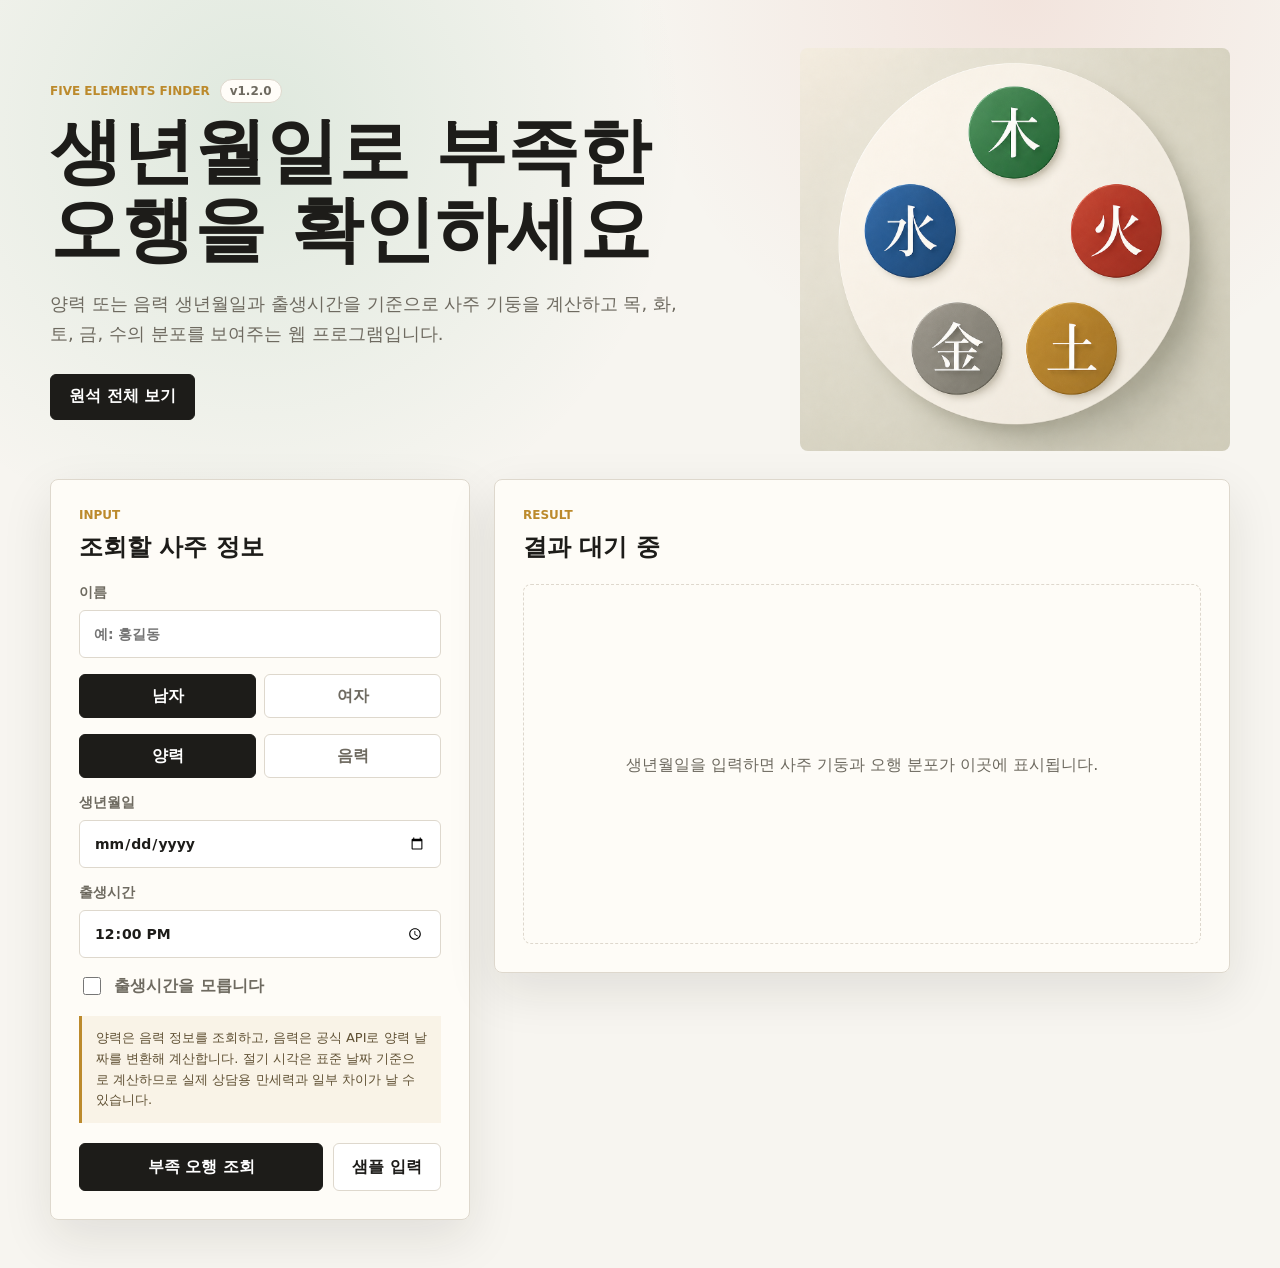
<file: index.html>
﻿<!doctype html>
<html lang="ko">
  <head>
    <meta charset="utf-8">
    <meta name="viewport" content="width=device-width, initial-scale=1">
    <meta http-equiv="refresh" content="0; url=./saju-five-elements/">
    <title>오행 사주 계산기</title>
    <script>
      window.location.replace("./saju-five-elements/");
    </script>
  </head>
  <body>
    <p><a href="./saju-five-elements/">오행 사주 계산기로 이동</a></p>
  </body>
</html>
</file>
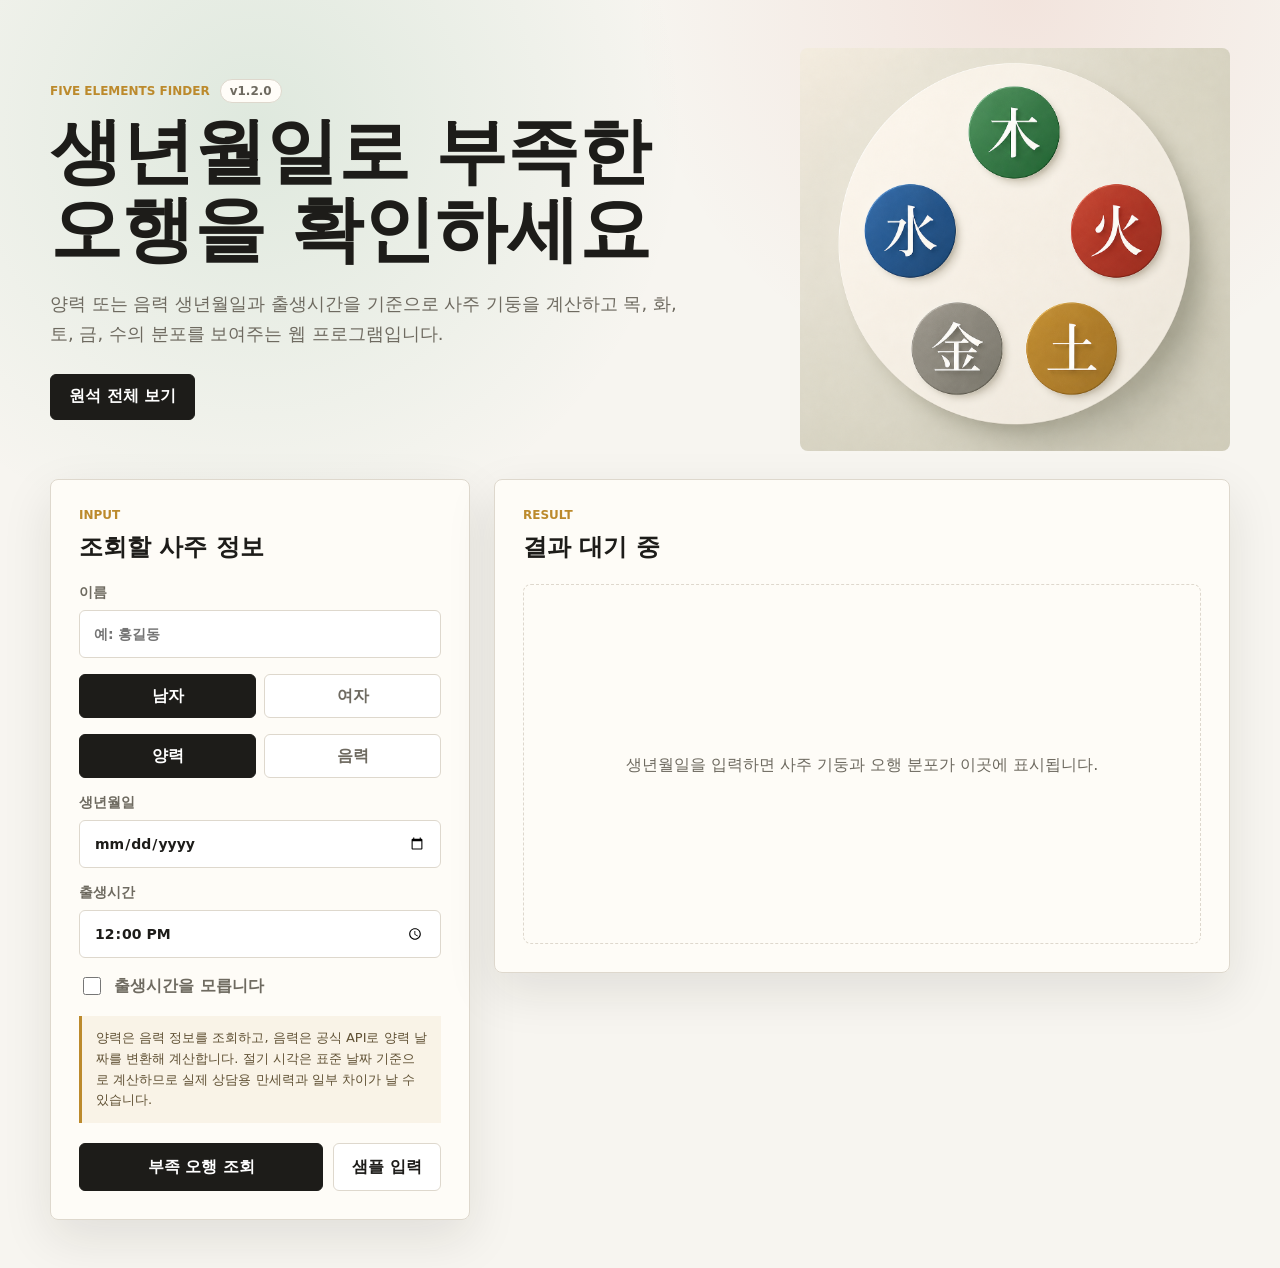
<file: saju-five-elements/index.html>
﻿<!doctype html>
<html lang="ko">
  <head>
    <meta charset="utf-8">
    <meta name="viewport" content="width=device-width, initial-scale=1">
    <title>오행 사주 계산기</title>
    <link rel="stylesheet" href="./styles.css">
  </head>
  <body>
    <main class="app-shell">
      <section class="intro">
        <div class="intro-copy">
          <div class="intro-meta">
            <p class="eyebrow">Five Elements Finder</p>
            <span class="app-version">v1.2.0</span>
          </div>
          <h1>생년월일로 부족한 오행을 확인하세요</h1>
          <p class="lede">
            양력 또는 음력 생년월일과 출생시간을 기준으로 사주 기둥을 계산하고 목, 화, 토, 금, 수의 분포를 보여주는 웹 프로그램입니다.
          </p>
          <div class="intro-actions">
            <a class="primary-link" href="./stones.html">원석 전체 보기</a>
          </div>
        </div>
        <div class="element-wheel" aria-hidden="true">
          <img class="element-wheel-image" src="./assets/sajumain.png" alt="">
        </div>
      </section>

      <section class="workspace">
        <form class="panel input-panel" id="saju-form">
          <div class="panel-head">
            <p class="eyebrow">Input</p>
            <h2>조회할 사주 정보</h2>
          </div>

          <label class="field">
            <span>이름</span>
            <input id="name" type="text" placeholder="예: 홍길동" autocomplete="name">
          </label>

          <div class="segmented" role="radiogroup" aria-label="성별">
            <label>
              <input type="radio" name="gender" value="male" checked>
              <span>남자</span>
            </label>
            <label>
              <input type="radio" name="gender" value="female">
              <span>여자</span>
            </label>
          </div>

          <div class="segmented" role="radiogroup" aria-label="달력 선택">
            <label>
              <input type="radio" name="calendar-type" value="solar" checked>
              <span>양력</span>
            </label>
            <label>
              <input type="radio" name="calendar-type" value="lunar">
              <span>음력</span>
            </label>
          </div>

          <label class="field">
            <span>생년월일</span>
            <input id="birth-date" type="date" required>
          </label>

          <label class="check-field hidden" id="lunar-leap-row">
            <input id="lunar-leap" type="checkbox">
            <span>음력 윤달입니다</span>
          </label>

          <label class="field">
            <span>출생시간</span>
            <input id="birth-time" type="time" value="12:00">
          </label>

          <label class="check-field">
            <input id="unknown-time" type="checkbox">
            <span>출생시간을 모릅니다</span>
          </label>

          <div class="notice">
            양력은 음력 정보를 조회하고, 음력은 공식 API로 양력 날짜를 변환해 계산합니다. 절기 시각은 표준 날짜 기준으로 계산하므로 실제 상담용 만세력과 일부 차이가 날 수 있습니다.
          </div>

          <div class="actions">
            <button class="primary-button" type="submit">부족 오행 조회</button>
            <button class="ghost-button" type="button" id="sample-button">샘플 입력</button>
          </div>
        </form>

        <section class="panel result-panel" aria-live="polite">
          <div class="panel-head">
            <p class="eyebrow">Result</p>
            <h2 id="result-title">결과 대기 중</h2>
          </div>

          <div class="empty-state" id="empty-state">
            생년월일을 입력하면 사주 기둥과 오행 분포가 이곳에 표시됩니다.
          </div>

          <div class="result-content hidden" id="result-content">
            <div class="pillars" id="pillars"></div>

            <section class="calendar-section" id="calendar-section">
              <div class="reading-head">
                <p class="label">공식 음양력 정보</p>
                <h3>한국천문연구원 기준 날짜 보정</h3>
              </div>
              <div class="calendar-grid" id="calendar-grid"></div>
              <p class="calendar-note" id="calendar-note"></p>
            </section>
            <div class="summary">
              <h3>오행 분포</h3>
              <div class="bars" id="element-bars"></div>
            </div>

            <div class="recommendation">
              <p class="label">부족 오행</p>
              <h3 id="deficient-title"></h3>
              <p id="deficient-copy"></p>
            </div>
            <section class="luck-section current-year-section">
              <div class="reading-head">
                <p class="label">올해 운세</p>
                <h3 id="current-year-title">현재 년도 운세</h3>
              </div>
              <div class="luck-grid" id="current-year-luck-cards"></div>
            </section>

            <section class="advanced-report">
              <div class="reading-head">
                <p class="label">상세 만세력 리포트</p>
                <h3>십성 · 12운성 · 대운 · 세운 · 월운</h3>
              </div>
              <div id="advanced-report"></div>
            </section>
            <article class="detailed-reading">
              <div class="reading-head">
                <p class="label">사주 상세 해설</p>
                <h3>입력한 생년월일 기준 해석</h3>
              </div>
              <div class="reading-body" id="detailed-reading"></div>
            </article>


            <section class="stone-section">
              <div class="reading-head">
                <p class="label">천연석 추천</p>
                <h3>부족한 기운을 보완하는 추천석</h3>
              </div>
              <div class="stone-grid" id="stone-cards"></div>
            </section>

          </div>
        </section>
      </section>
    </main>

    <script src="./app.js"></script>
  </body>
</html>
</file>
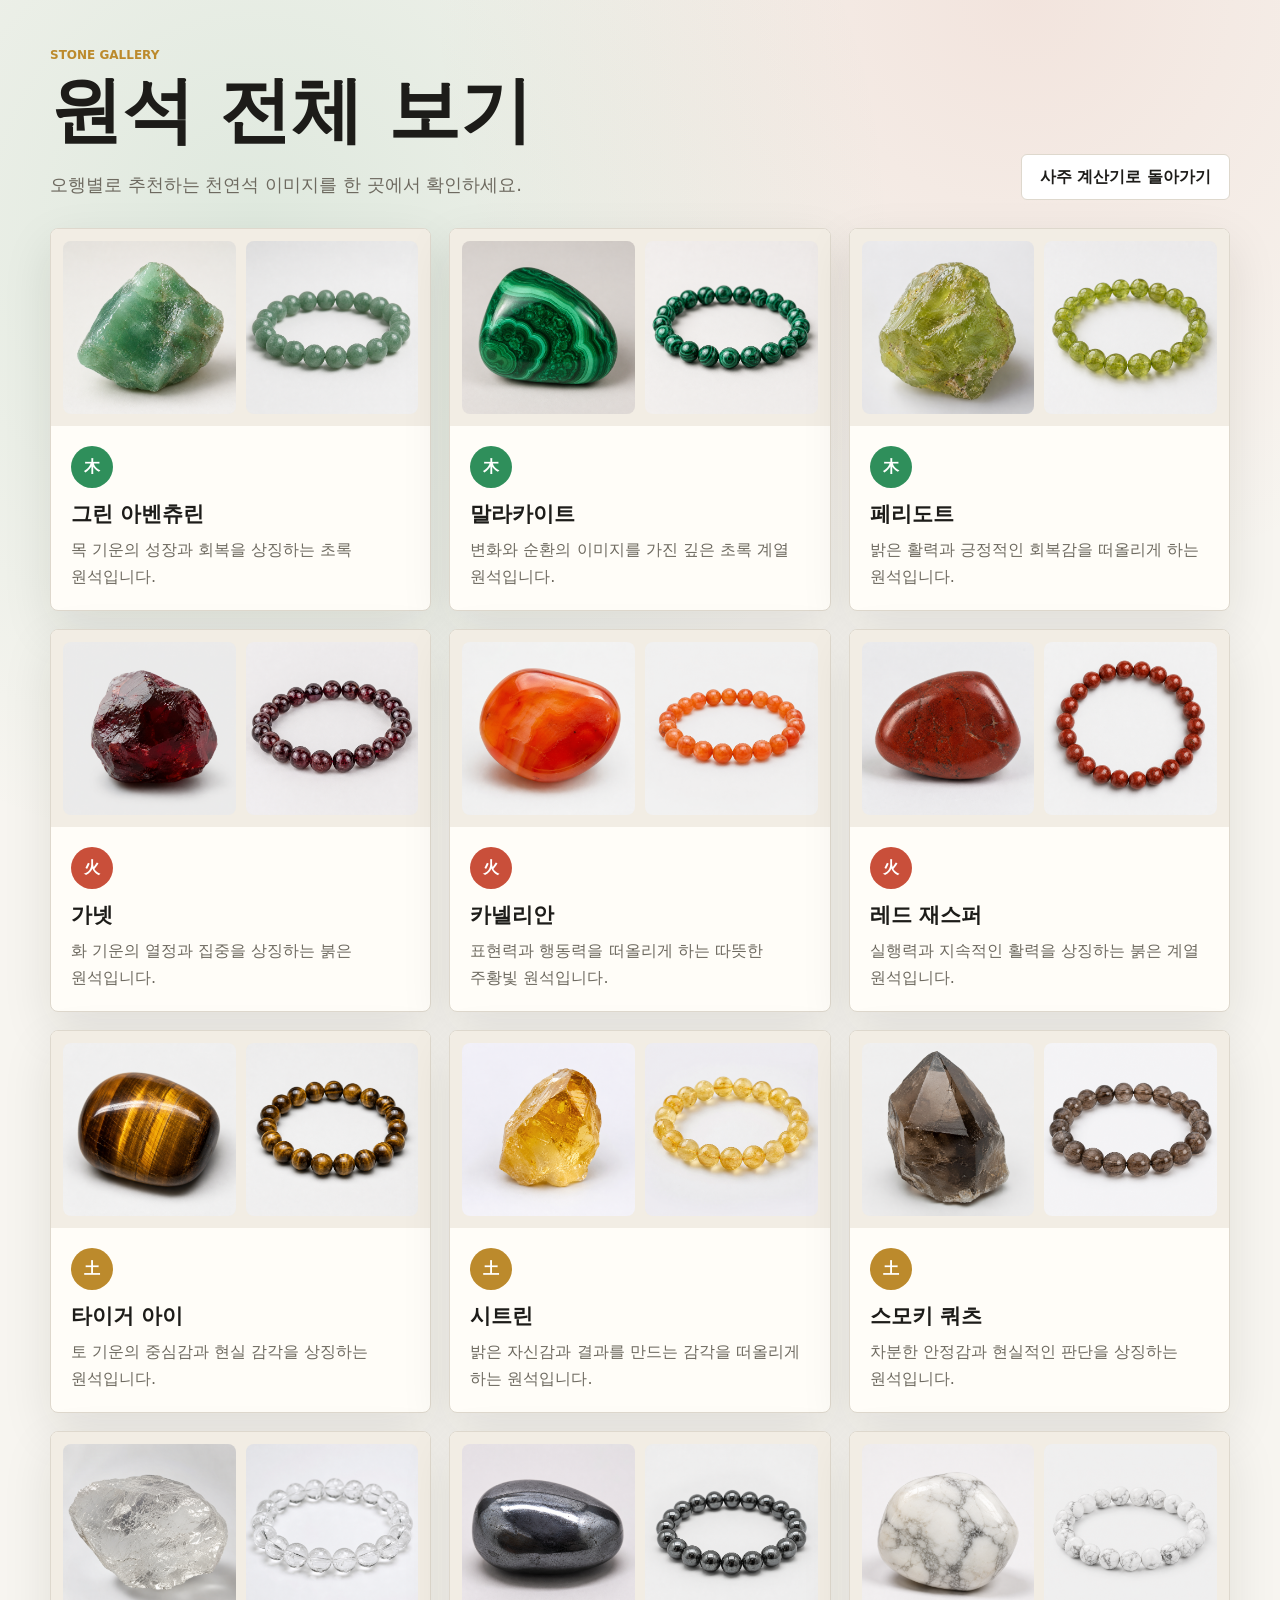
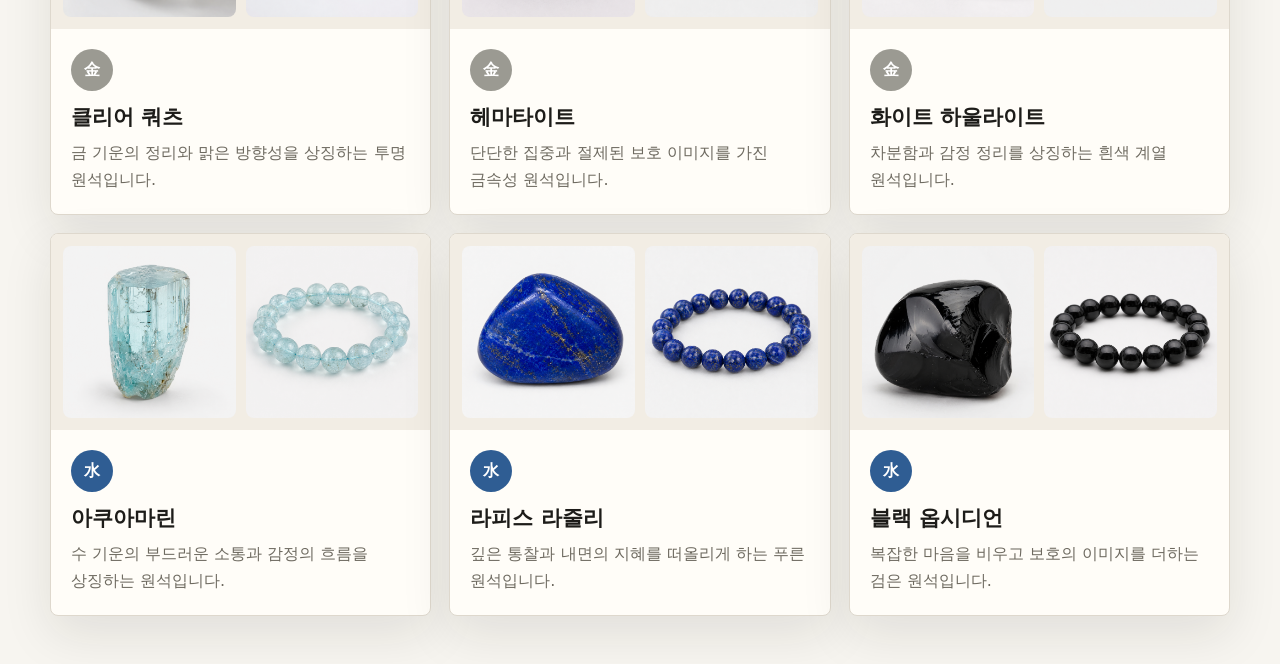
<file: saju-five-elements/stones.html>
﻿<!doctype html>
<html lang="ko">
  <head>
    <meta charset="utf-8">
    <meta name="viewport" content="width=device-width, initial-scale=1">
    <title>원석 전체 보기</title>
    <link rel="stylesheet" href="./styles.css">
  </head>
  <body>
    <main class="app-shell">
      <section class="stones-hero">
        <div>
          <p class="eyebrow">Stone Gallery</p>
          <h1>원석 전체 보기</h1>
          <p class="lede">오행별로 추천하는 천연석 이미지를 한 곳에서 확인하세요.</p>
        </div>
        <a class="ghost-link" href="./index.html">사주 계산기로 돌아가기</a>
      </section>

      <section class="stones-gallery all-stones-gallery" aria-label="원석 전체 이미지 목록">
        <article class="gallery-card wood"><div class="gallery-media"><a class="stone-buy-link" href="https://smartstore.naver.com/diachae?NaPm=ct%3Dmpo5j9bu%7Cci%3Dcheckout%7Ctr%3Dds%7Ctrx%3Dnull%7Chk%3Db00418db51d707d34d9320c483da8a52aeaaad8c" target="_blank" rel="noopener noreferrer"><img src="./assets/stone-gallery/GreenAventurine.png" alt="그린 아벤츄린 원석 이미지"></a><a class="stone-buy-link" href="https://smartstore.naver.com/diachae?NaPm=ct%3Dmpo5j9bu%7Cci%3Dcheckout%7Ctr%3Dds%7Ctrx%3Dnull%7Chk%3Db00418db51d707d34d9320c483da8a52aeaaad8c" target="_blank" rel="noopener noreferrer"><img src="./assets/bracelet-gallery/GreenAventurine_bra.png" alt="그린 아벤츄린 원석 이미지 팔찌"></a></div><div><span>木</span><h2>그린 아벤츄린</h2><p>목 기운의 성장과 회복을 상징하는 초록 원석입니다.</p></div></article>
        <article class="gallery-card wood"><div class="gallery-media"><a class="stone-buy-link" href="https://smartstore.naver.com/diachae?NaPm=ct%3Dmpo5j9bu%7Cci%3Dcheckout%7Ctr%3Dds%7Ctrx%3Dnull%7Chk%3Db00418db51d707d34d9320c483da8a52aeaaad8c" target="_blank" rel="noopener noreferrer"><img src="./assets/stone-gallery/Malachite.png" alt="말라카이트 원석 이미지"></a><a class="stone-buy-link" href="https://smartstore.naver.com/diachae?NaPm=ct%3Dmpo5j9bu%7Cci%3Dcheckout%7Ctr%3Dds%7Ctrx%3Dnull%7Chk%3Db00418db51d707d34d9320c483da8a52aeaaad8c" target="_blank" rel="noopener noreferrer"><img src="./assets/bracelet-gallery/Malachite_bra.png" alt="말라카이트 원석 이미지 팔찌"></a></div><div><span>木</span><h2>말라카이트</h2><p>변화와 순환의 이미지를 가진 깊은 초록 계열 원석입니다.</p></div></article>
        <article class="gallery-card wood"><div class="gallery-media"><a class="stone-buy-link" href="https://smartstore.naver.com/diachae?NaPm=ct%3Dmpo5j9bu%7Cci%3Dcheckout%7Ctr%3Dds%7Ctrx%3Dnull%7Chk%3Db00418db51d707d34d9320c483da8a52aeaaad8c" target="_blank" rel="noopener noreferrer"><img src="./assets/stone-gallery/Peridot.png" alt="페리도트 원석 이미지"></a><a class="stone-buy-link" href="https://smartstore.naver.com/diachae?NaPm=ct%3Dmpo5j9bu%7Cci%3Dcheckout%7Ctr%3Dds%7Ctrx%3Dnull%7Chk%3Db00418db51d707d34d9320c483da8a52aeaaad8c" target="_blank" rel="noopener noreferrer"><img src="./assets/bracelet-gallery/Peridot_bra.png" alt="페리도트 원석 이미지 팔찌"></a></div><div><span>木</span><h2>페리도트</h2><p>밝은 활력과 긍정적인 회복감을 떠올리게 하는 원석입니다.</p></div></article>

        <article class="gallery-card fire"><div class="gallery-media"><a class="stone-buy-link" href="https://smartstore.naver.com/diachae?NaPm=ct%3Dmpo5j9bu%7Cci%3Dcheckout%7Ctr%3Dds%7Ctrx%3Dnull%7Chk%3Db00418db51d707d34d9320c483da8a52aeaaad8c" target="_blank" rel="noopener noreferrer"><img src="./assets/stone-gallery/Garnet.png" alt="가넷 원석 이미지"></a><a class="stone-buy-link" href="https://smartstore.naver.com/diachae?NaPm=ct%3Dmpo5j9bu%7Cci%3Dcheckout%7Ctr%3Dds%7Ctrx%3Dnull%7Chk%3Db00418db51d707d34d9320c483da8a52aeaaad8c" target="_blank" rel="noopener noreferrer"><img src="./assets/bracelet-gallery/Garnet_bra.png" alt="가넷 원석 이미지 팔찌"></a></div><div><span>火</span><h2>가넷</h2><p>화 기운의 열정과 집중을 상징하는 붉은 원석입니다.</p></div></article>
        <article class="gallery-card fire"><div class="gallery-media"><a class="stone-buy-link" href="https://smartstore.naver.com/diachae?NaPm=ct%3Dmpo5j9bu%7Cci%3Dcheckout%7Ctr%3Dds%7Ctrx%3Dnull%7Chk%3Db00418db51d707d34d9320c483da8a52aeaaad8c" target="_blank" rel="noopener noreferrer"><img src="./assets/stone-gallery/Carnelian.png" alt="카넬리안 원석 이미지"></a><a class="stone-buy-link" href="https://smartstore.naver.com/diachae?NaPm=ct%3Dmpo5j9bu%7Cci%3Dcheckout%7Ctr%3Dds%7Ctrx%3Dnull%7Chk%3Db00418db51d707d34d9320c483da8a52aeaaad8c" target="_blank" rel="noopener noreferrer"><img src="./assets/bracelet-gallery/Carnelian_bra.png" alt="카넬리안 원석 이미지 팔찌"></a></div><div><span>火</span><h2>카넬리안</h2><p>표현력과 행동력을 떠올리게 하는 따뜻한 주황빛 원석입니다.</p></div></article>
        <article class="gallery-card fire"><div class="gallery-media"><a class="stone-buy-link" href="https://smartstore.naver.com/diachae?NaPm=ct%3Dmpo5j9bu%7Cci%3Dcheckout%7Ctr%3Dds%7Ctrx%3Dnull%7Chk%3Db00418db51d707d34d9320c483da8a52aeaaad8c" target="_blank" rel="noopener noreferrer"><img src="./assets/stone-gallery/RedJasper.png" alt="레드 재스퍼 원석 이미지"></a><a class="stone-buy-link" href="https://smartstore.naver.com/diachae?NaPm=ct%3Dmpo5j9bu%7Cci%3Dcheckout%7Ctr%3Dds%7Ctrx%3Dnull%7Chk%3Db00418db51d707d34d9320c483da8a52aeaaad8c" target="_blank" rel="noopener noreferrer"><img src="./assets/bracelet-gallery/RedJasper_bra.png" alt="레드 재스퍼 원석 이미지 팔찌"></a></div><div><span>火</span><h2>레드 재스퍼</h2><p>실행력과 지속적인 활력을 상징하는 붉은 계열 원석입니다.</p></div></article>

        <article class="gallery-card earth"><div class="gallery-media"><a class="stone-buy-link" href="https://smartstore.naver.com/diachae?NaPm=ct%3Dmpo5j9bu%7Cci%3Dcheckout%7Ctr%3Dds%7Ctrx%3Dnull%7Chk%3Db00418db51d707d34d9320c483da8a52aeaaad8c" target="_blank" rel="noopener noreferrer"><img src="./assets/stone-gallery/TigerEye.png" alt="타이거 아이 원석 이미지"></a><a class="stone-buy-link" href="https://smartstore.naver.com/diachae?NaPm=ct%3Dmpo5j9bu%7Cci%3Dcheckout%7Ctr%3Dds%7Ctrx%3Dnull%7Chk%3Db00418db51d707d34d9320c483da8a52aeaaad8c" target="_blank" rel="noopener noreferrer"><img src="./assets/bracelet-gallery/TigerEye_bra.png" alt="타이거 아이 원석 이미지 팔찌"></a></div><div><span>土</span><h2>타이거 아이</h2><p>토 기운의 중심감과 현실 감각을 상징하는 원석입니다.</p></div></article>
        <article class="gallery-card earth"><div class="gallery-media"><a class="stone-buy-link" href="https://smartstore.naver.com/diachae?NaPm=ct%3Dmpo5j9bu%7Cci%3Dcheckout%7Ctr%3Dds%7Ctrx%3Dnull%7Chk%3Db00418db51d707d34d9320c483da8a52aeaaad8c" target="_blank" rel="noopener noreferrer"><img src="./assets/stone-gallery/Citrine.png" alt="시트린 원석 이미지"></a><a class="stone-buy-link" href="https://smartstore.naver.com/diachae?NaPm=ct%3Dmpo5j9bu%7Cci%3Dcheckout%7Ctr%3Dds%7Ctrx%3Dnull%7Chk%3Db00418db51d707d34d9320c483da8a52aeaaad8c" target="_blank" rel="noopener noreferrer"><img src="./assets/bracelet-gallery/Citrine_bra.png" alt="시트린 원석 이미지 팔찌"></a></div><div><span>土</span><h2>시트린</h2><p>밝은 자신감과 결과를 만드는 감각을 떠올리게 하는 원석입니다.</p></div></article>
        <article class="gallery-card earth"><div class="gallery-media"><a class="stone-buy-link" href="https://smartstore.naver.com/diachae?NaPm=ct%3Dmpo5j9bu%7Cci%3Dcheckout%7Ctr%3Dds%7Ctrx%3Dnull%7Chk%3Db00418db51d707d34d9320c483da8a52aeaaad8c" target="_blank" rel="noopener noreferrer"><img src="./assets/stone-gallery/SmokyQuartz.png" alt="스모키 쿼츠 원석 이미지"></a><a class="stone-buy-link" href="https://smartstore.naver.com/diachae?NaPm=ct%3Dmpo5j9bu%7Cci%3Dcheckout%7Ctr%3Dds%7Ctrx%3Dnull%7Chk%3Db00418db51d707d34d9320c483da8a52aeaaad8c" target="_blank" rel="noopener noreferrer"><img src="./assets/bracelet-gallery/SmokyQuartz_bra.png" alt="스모키 쿼츠 원석 이미지 팔찌"></a></div><div><span>土</span><h2>스모키 쿼츠</h2><p>차분한 안정감과 현실적인 판단을 상징하는 원석입니다.</p></div></article>

        <article class="gallery-card metal"><div class="gallery-media"><a class="stone-buy-link" href="https://smartstore.naver.com/diachae?NaPm=ct%3Dmpo5j9bu%7Cci%3Dcheckout%7Ctr%3Dds%7Ctrx%3Dnull%7Chk%3Db00418db51d707d34d9320c483da8a52aeaaad8c" target="_blank" rel="noopener noreferrer"><img src="./assets/stone-gallery/ClearQuartz.png" alt="클리어 쿼츠 원석 이미지"></a><a class="stone-buy-link" href="https://smartstore.naver.com/diachae?NaPm=ct%3Dmpo5j9bu%7Cci%3Dcheckout%7Ctr%3Dds%7Ctrx%3Dnull%7Chk%3Db00418db51d707d34d9320c483da8a52aeaaad8c" target="_blank" rel="noopener noreferrer"><img src="./assets/bracelet-gallery/ClearQuartz_bra.png" alt="클리어 쿼츠 원석 이미지 팔찌"></a></div><div><span>金</span><h2>클리어 쿼츠</h2><p>금 기운의 정리와 맑은 방향성을 상징하는 투명 원석입니다.</p></div></article>
        <article class="gallery-card metal"><div class="gallery-media"><a class="stone-buy-link" href="https://smartstore.naver.com/diachae?NaPm=ct%3Dmpo5j9bu%7Cci%3Dcheckout%7Ctr%3Dds%7Ctrx%3Dnull%7Chk%3Db00418db51d707d34d9320c483da8a52aeaaad8c" target="_blank" rel="noopener noreferrer"><img src="./assets/stone-gallery/Hematite.png" alt="헤마타이트 원석 이미지"></a><a class="stone-buy-link" href="https://smartstore.naver.com/diachae?NaPm=ct%3Dmpo5j9bu%7Cci%3Dcheckout%7Ctr%3Dds%7Ctrx%3Dnull%7Chk%3Db00418db51d707d34d9320c483da8a52aeaaad8c" target="_blank" rel="noopener noreferrer"><img src="./assets/bracelet-gallery/Hematite_bra.png" alt="헤마타이트 원석 이미지 팔찌"></a></div><div><span>金</span><h2>헤마타이트</h2><p>단단한 집중과 절제된 보호 이미지를 가진 금속성 원석입니다.</p></div></article>
        <article class="gallery-card metal"><div class="gallery-media"><a class="stone-buy-link" href="https://smartstore.naver.com/diachae?NaPm=ct%3Dmpo5j9bu%7Cci%3Dcheckout%7Ctr%3Dds%7Ctrx%3Dnull%7Chk%3Db00418db51d707d34d9320c483da8a52aeaaad8c" target="_blank" rel="noopener noreferrer"><img src="./assets/stone-gallery/WhiteHowlite.png" alt="화이트 하울라이트 원석 이미지"></a><a class="stone-buy-link" href="https://smartstore.naver.com/diachae?NaPm=ct%3Dmpo5j9bu%7Cci%3Dcheckout%7Ctr%3Dds%7Ctrx%3Dnull%7Chk%3Db00418db51d707d34d9320c483da8a52aeaaad8c" target="_blank" rel="noopener noreferrer"><img src="./assets/bracelet-gallery/WhiteHowlite_bra.png" alt="화이트 하울라이트 원석 이미지 팔찌"></a></div><div><span>金</span><h2>화이트 하울라이트</h2><p>차분함과 감정 정리를 상징하는 흰색 계열 원석입니다.</p></div></article>

        <article class="gallery-card water"><div class="gallery-media"><a class="stone-buy-link" href="https://smartstore.naver.com/diachae?NaPm=ct%3Dmpo5j9bu%7Cci%3Dcheckout%7Ctr%3Dds%7Ctrx%3Dnull%7Chk%3Db00418db51d707d34d9320c483da8a52aeaaad8c" target="_blank" rel="noopener noreferrer"><img src="./assets/stone-gallery/Aquamarine.png" alt="아쿠아마린 원석 이미지"></a><a class="stone-buy-link" href="https://smartstore.naver.com/diachae?NaPm=ct%3Dmpo5j9bu%7Cci%3Dcheckout%7Ctr%3Dds%7Ctrx%3Dnull%7Chk%3Db00418db51d707d34d9320c483da8a52aeaaad8c" target="_blank" rel="noopener noreferrer"><img src="./assets/bracelet-gallery/Aquamarine_bra.png" alt="아쿠아마린 원석 이미지 팔찌"></a></div><div><span>水</span><h2>아쿠아마린</h2><p>수 기운의 부드러운 소통과 감정의 흐름을 상징하는 원석입니다.</p></div></article>
        <article class="gallery-card water"><div class="gallery-media"><a class="stone-buy-link" href="https://smartstore.naver.com/diachae?NaPm=ct%3Dmpo5j9bu%7Cci%3Dcheckout%7Ctr%3Dds%7Ctrx%3Dnull%7Chk%3Db00418db51d707d34d9320c483da8a52aeaaad8c" target="_blank" rel="noopener noreferrer"><img src="./assets/stone-gallery/LapisLazuli.png" alt="라피스 라줄리 원석 이미지"></a><a class="stone-buy-link" href="https://smartstore.naver.com/diachae?NaPm=ct%3Dmpo5j9bu%7Cci%3Dcheckout%7Ctr%3Dds%7Ctrx%3Dnull%7Chk%3Db00418db51d707d34d9320c483da8a52aeaaad8c" target="_blank" rel="noopener noreferrer"><img src="./assets/bracelet-gallery/LapisLazuli_bra.png" alt="라피스 라줄리 원석 이미지 팔찌"></a></div><div><span>水</span><h2>라피스 라줄리</h2><p>깊은 통찰과 내면의 지혜를 떠올리게 하는 푸른 원석입니다.</p></div></article>
        <article class="gallery-card water"><div class="gallery-media"><a class="stone-buy-link" href="https://smartstore.naver.com/diachae?NaPm=ct%3Dmpo5j9bu%7Cci%3Dcheckout%7Ctr%3Dds%7Ctrx%3Dnull%7Chk%3Db00418db51d707d34d9320c483da8a52aeaaad8c" target="_blank" rel="noopener noreferrer"><img src="./assets/stone-gallery/BlackObsidian.png" alt="블랙 옵시디언 원석 이미지"></a><a class="stone-buy-link" href="https://smartstore.naver.com/diachae?NaPm=ct%3Dmpo5j9bu%7Cci%3Dcheckout%7Ctr%3Dds%7Ctrx%3Dnull%7Chk%3Db00418db51d707d34d9320c483da8a52aeaaad8c" target="_blank" rel="noopener noreferrer"><img src="./assets/bracelet-gallery/BlackObsidian_bra.png" alt="블랙 옵시디언 원석 이미지 팔찌"></a></div><div><span>水</span><h2>블랙 옵시디언</h2><p>복잡한 마음을 비우고 보호의 이미지를 더하는 검은 원석입니다.</p></div></article>
      </section>
    </main>
  </body>
</html>
</file>
<file: saju-five-elements/styles.css>
﻿:root {
  --bg: #f7f5f0;
  --ink: #1d1c19;
  --muted: #6e6a60;
  --line: #ded8cd;
  --panel: #fffdf8;
  --wood: #2f8f5b;
  --fire: #c94f3a;
  --earth: #bc8a2c;
  --metal: #9b9a92;
  --water: #2f5d93;
  --shadow: 0 18px 50px rgba(31, 26, 18, 0.1);
}

* {
  box-sizing: border-box;
}

body {
  margin: 0;
  min-height: 100vh;
  background:
    radial-gradient(circle at 20% 10%, rgba(47, 143, 91, 0.12), transparent 28%),
    radial-gradient(circle at 80% 0%, rgba(201, 79, 58, 0.1), transparent 24%),
    var(--bg);
  color: var(--ink);
  font-family: "SUIT", "Pretendard Variable", Pretendard, "Noto Sans KR", "Apple SD Gothic Neo", "Malgun Gothic", system-ui, -apple-system, BlinkMacSystemFont, sans-serif;
  font-weight: 400;
  -webkit-font-smoothing: antialiased;
  text-rendering: optimizeLegibility;
}

button,
input {
  font: inherit;
}

.app-shell {
  width: min(1180px, calc(100% - 32px));
  margin: 0 auto;
  padding: 48px 0;
}

.intro {
  display: grid;
  grid-template-columns: minmax(0, 1fr) 430px;
  gap: 40px;
  align-items: center;
  margin-bottom: 28px;
}

.intro-meta {
  display: flex;
  align-items: center;
  gap: 10px;
  margin-bottom: 10px;
}

.intro-meta .eyebrow {
  margin-bottom: 0;
}

.app-version {
  display: inline-flex;
  align-items: center;
  min-height: 24px;
  border: 1px solid var(--line);
  border-radius: 999px;
  background: #fffdf8;
  color: var(--muted);
  padding: 0 9px;
  font-size: 12px;
  font-weight: 800;
  line-height: 1;
}
.eyebrow {
  margin: 0 0 10px;
  color: var(--earth);
  font-size: 12px;
  font-weight: 700;
  letter-spacing: 0;
  text-transform: uppercase;
}

h1,
h2,
h3,
p {
  word-break: keep-all;
}

h1 {
  margin: 0;
  max-width: 720px;
  font-size: clamp(38px, 6vw, 72px);
  font-weight: 700;
  line-height: 1.08;
  letter-spacing: 0;
}

.lede {
  max-width: 640px;
  margin: 20px 0 0;
  color: var(--muted);
  font-size: 18px;
  line-height: 1.7;
}

.intro-actions {
  display: flex;
  flex-wrap: wrap;
  gap: 10px;
  margin-top: 24px;
}

.primary-link,
.ghost-link {
  display: inline-flex;
  align-items: center;
  justify-content: center;
  min-height: 46px;
  border-radius: 6px;
  padding: 0 18px;
  font-weight: 800;
  text-decoration: none;
}

.primary-link {
  border: 1px solid var(--ink);
  background: var(--ink);
  color: #fff;
}

.ghost-link {
  border: 1px solid var(--line);
  background: #fff;
  color: var(--ink);
}

.stones-hero {
  display: flex;
  align-items: flex-end;
  justify-content: space-between;
  gap: 24px;
  margin-bottom: 28px;
}

.stones-gallery {
  display: grid;
  grid-template-columns: repeat(3, minmax(0, 1fr));
  gap: 18px;
}

.gallery-card {
  overflow: hidden;
  border: 1px solid var(--line);
  border-radius: 8px;
  background: #fffdf8;
  box-shadow: var(--shadow);
}

.gallery-media {
  display: grid;
  grid-template-columns: repeat(2, minmax(0, 1fr));
  gap: 10px;
  padding: 12px;
  background: #f2ede4;
}

.stone-buy-link {
  display: block;
  color: inherit;
  text-decoration: none;
}

.stone-buy-link:focus-visible {
  outline: 3px solid rgba(188, 138, 44, 0.35);
  outline-offset: 4px;
  border-radius: 10px;
}
.gallery-media img {
  display: block;
  width: 100%;
  aspect-ratio: 1;
  object-fit: cover;
  border-radius: 8px;
  background: #fffdf8;
}

.gallery-card > div:not(.gallery-media) {
  padding: 20px;
}

.gallery-card span {
  display: inline-grid;
  place-items: center;
  width: 42px;
  aspect-ratio: 1;
  border-radius: 50%;
  color: #fff;
  font-weight: 800;
  margin-bottom: 12px;
}

.gallery-card.wood span {
  background: var(--wood);
}

.gallery-card.fire span {
  background: var(--fire);
}

.gallery-card.earth span {
  background: var(--earth);
}

.gallery-card.metal span {
  background: var(--metal);
}

.gallery-card.water span {
  background: var(--water);
}

.gallery-card h2 {
  margin: 0 0 8px;
  font-size: 21px;
}

.gallery-card p {
  margin: 0;
  color: var(--muted);
  line-height: 1.7;
}
.element-wheel {
  justify-self: end;
  width: min(430px, 100%);
}

.element-wheel-image {
  display: block;
  width: 100%;
  height: auto;
  border-radius: 8px;
}
.workspace {
  display: grid;
  grid-template-columns: 420px minmax(0, 1fr);
  gap: 24px;
  align-items: start;
}

.panel {
  border: 1px solid var(--line);
  border-radius: 8px;
  background: rgba(255, 253, 248, 0.92);
  box-shadow: var(--shadow);
}

.input-panel,
.result-panel {
  padding: 28px;
}

.panel-head {
  margin-bottom: 22px;
}

.panel-head h2 {
  margin: 0;
  font-size: 24px;
  line-height: 1.25;
}

.field {
  display: grid;
  gap: 8px;
  margin-bottom: 16px;
  color: var(--muted);
  font-size: 14px;
  font-weight: 700;
}

.field input {
  width: 100%;
  min-height: 48px;
  border: 1px solid var(--line);
  border-radius: 6px;
  background: #fff;
  color: var(--ink);
  padding: 0 14px;
  outline: none;
}

.field input:focus {
  border-color: var(--earth);
  box-shadow: 0 0 0 3px rgba(188, 138, 44, 0.16);
}

.segmented {
  display: grid;
  grid-template-columns: 1fr 1fr;
  gap: 8px;
  margin-bottom: 16px;
}

.segmented label {
  position: relative;
}

.segmented input {
  position: absolute;
  opacity: 0;
  pointer-events: none;
}

.segmented span {
  display: grid;
  place-items: center;
  min-height: 44px;
  border: 1px solid var(--line);
  border-radius: 6px;
  background: #fff;
  color: var(--muted);
  font-weight: 800;
}

.segmented input:checked + span {
  border-color: var(--ink);
  background: var(--ink);
  color: #fff;
}

.check-field {
  display: flex;
  align-items: center;
  gap: 10px;
  margin: 2px 0 18px;
  color: var(--muted);
  font-weight: 700;
}

.check-field input {
  width: 18px;
  height: 18px;
  accent-color: var(--ink);
}

.notice {
  border-left: 3px solid var(--earth);
  background: rgba(188, 138, 44, 0.08);
  color: #5f5033;
  padding: 12px 14px;
  font-size: 13px;
  line-height: 1.6;
}

.actions {
  display: grid;
  grid-template-columns: 1fr auto;
  gap: 10px;
  margin-top: 20px;
}

.primary-button,
.ghost-button {
  min-height: 48px;
  border-radius: 6px;
  padding: 0 18px;
  font-weight: 800;
  cursor: pointer;
}

.primary-button {
  border: 1px solid var(--ink);
  background: var(--ink);
  color: #fff;
}

.ghost-button {
  border: 1px solid var(--line);
  background: #fff;
  color: var(--ink);
}

.empty-state {
  display: grid;
  place-items: center;
  min-height: 360px;
  border: 1px dashed var(--line);
  border-radius: 8px;
  color: var(--muted);
  text-align: center;
  padding: 24px;
  line-height: 1.7;
}

.hidden {
  display: none;
}

.pillars {
  display: grid;
  grid-template-columns: repeat(4, 1fr);
  gap: 12px;
  margin-bottom: 26px;
}

.pillar-card {
  display: grid;
  grid-template-rows: auto 48px 28px auto;
  align-content: start;
  min-height: 168px;
  border: 1px solid var(--line);
  border-radius: 8px;
  background: #fff;
  padding: 16px;
}

.pillar-card.muted {
  opacity: 0.56;
}

.pillar-label {
  margin: 0 0 14px;
  color: var(--muted);
  font-size: 13px;
  font-weight: 800;
}

.pillar-main {
  display: flex;
  align-items: baseline;
  gap: 8px;
  min-height: 48px;
  margin-bottom: 0;
}

.pillar-main strong {
  font-size: 38px;
  line-height: 1;
}

.pillar-main span {
  color: var(--muted);
  font-size: 13px;
  font-weight: 700;
}

.pillar-meta {
  min-height: 28px;
  color: var(--muted);
  font-size: 14px;
  line-height: 1.45;
}
.element-tags {
  display: flex;
  flex-wrap: wrap;
  align-content: start;
  gap: 6px;
  min-height: 62px;
  margin-top: 10px;
}

.tag,
.deficient-chip {
  display: inline-flex;
  align-items: center;
  min-height: 28px;
  border-radius: 999px;
  color: #fff;
  padding: 0 10px;
  font-size: 12px;
  font-weight: 800;
}

.tag.wood,
.deficient-chip.wood,
.fill.wood {
  background: var(--wood);
}

.tag.fire,
.deficient-chip.fire,
.fill.fire {
  background: var(--fire);
}

.tag.earth,
.deficient-chip.earth,
.fill.earth {
  background: var(--earth);
}

.tag.metal,
.deficient-chip.metal,
.fill.metal {
  background: var(--metal);
}

.tag.water,
.deficient-chip.water,
.fill.water {
  background: var(--water);
}

.summary h3,
.recommendation h3 {
  margin: 0 0 14px;
  font-size: 20px;
}

.bars {
  display: grid;
  gap: 12px;
}

.bar-row {
  display: grid;
  grid-template-columns: 64px minmax(0, 1fr) 42px;
  gap: 12px;
  align-items: center;
}

.bar-name {
  color: var(--muted);
  font-weight: 800;
}

.track {
  height: 14px;
  overflow: hidden;
  border-radius: 999px;
  background: #ebe5db;
}

.fill {
  height: 100%;
  min-width: 4px;
  border-radius: inherit;
  transition: width 0.24s ease;
}

.bar-score {
  color: var(--muted);
  font-weight: 800;
  text-align: right;
}

.calendar-section {
  margin-top: 26px;
  border: 1px solid var(--line);
  border-radius: 8px;
  background: #fff;
  padding: 22px;
}

.calendar-grid {
  display: grid;
  grid-template-columns: repeat(4, minmax(0, 1fr));
  gap: 10px;
}

.calendar-item {
  min-height: 88px;
  border: 1px solid var(--line);
  border-radius: 8px;
  background: #fffdf8;
  padding: 14px;
}

.calendar-item span {
  display: block;
  margin-bottom: 8px;
  color: var(--muted);
  font-size: 12px;
  font-weight: 800;
}

.calendar-item strong {
  color: var(--ink);
  font-size: 17px;
  line-height: 1.35;
}

.calendar-note {
  margin: 12px 0 0;
  color: var(--muted);
  font-size: 13px;
  line-height: 1.65;
}

.recommendation {
  margin-top: 26px;
  border: 1px solid var(--line);
  border-radius: 8px;
  background: #fff;
  padding: 20px;
}

.recommendation .label {
  margin: 0 0 8px;
  color: var(--earth);
  font-size: 13px;
  font-weight: 800;
}

#deficient-copy {
  margin: 0;
  color: var(--muted);
  line-height: 1.7;
}

.stone-section {
  margin-top: 26px;
  border: 1px solid var(--line);
  border-radius: 8px;
  background: #fff;
  padding: 22px;
}

.stone-grid {
  display: grid;
  gap: 14px;
}

.stone-card {
  border: 1px solid var(--line);
  border-radius: 8px;
  background: #fffdf8;
  padding: 18px;
}

.stone-photo {
  display: block;
  width: 100%;
  aspect-ratio: 16 / 9;
  object-fit: cover;
  border: 1px solid var(--line);
  border-radius: 8px;
  margin-bottom: 16px;
  background: #f2ede4;
}

.stone-card-head {
  display: grid;
  grid-template-columns: 56px minmax(0, 1fr);
  gap: 14px;
  align-items: center;
  margin-bottom: 16px;
}

.stone-symbol {
  display: grid;
  place-items: center;
  width: 56px;
  aspect-ratio: 1;
  border-radius: 50%;
  color: #fff;
  font-size: 24px;
  font-weight: 800;
}

.stone-card.wood .stone-symbol {
  background: var(--wood);
}

.stone-card.fire .stone-symbol {
  background: var(--fire);
}

.stone-card.earth .stone-symbol {
  background: var(--earth);
}

.stone-card.metal .stone-symbol {
  background: var(--metal);
}

.stone-card.water .stone-symbol {
  background: var(--water);
}

.stone-card h4 {
  margin: 0 0 6px;
  font-size: 18px;
  line-height: 1.3;
}

.stone-card-head p,
.stone-item p {
  margin: 0;
  color: #625c52;
  font-size: 14px;
  line-height: 1.65;
}

.stone-list {
  display: grid;
  grid-template-columns: repeat(3, minmax(0, 1fr));
  gap: 10px;
  list-style: none;
  margin: 0;
  padding: 0;
}

.stone-item {
  display: grid;
  grid-template-columns: 1fr;
  gap: 14px;
  align-content: start;
  min-height: 214px;
  border: 1px solid var(--line);
  border-radius: 8px;
  background: #fff;
  padding: 14px;
}

.stone-media-pair {
  display: grid;
  grid-template-columns: repeat(2, 64px);
  gap: 10px;
  align-items: start;
}

.stone-thumb,
.bracelet-thumb {
  display: block;
  width: 64px;
  aspect-ratio: 1;
  object-fit: cover;
  border: 1px solid rgba(29, 28, 25, 0.14);
  background: #f2ede4;
  box-shadow: 0 7px 16px rgba(29, 28, 25, 0.13);
}

.stone-thumb {
  border-radius: 50%;
}

.bracelet-thumb {
  border-radius: 8px;
}

.stone-copy {
  display: grid;
  gap: 7px;
}

.stone-item strong {
  display: block;
  color: var(--ink);
  font-size: 15px;
  line-height: 1.35;
}

.stone-tip {
  margin-top: 12px;
  border-left: 3px solid var(--earth);
  background: rgba(188, 138, 44, 0.08);
  color: #5f5033;
  padding: 8px 10px;
  font-size: 13px;
  line-height: 1.65;
}

.luck-section {
  margin-top: 26px;
  border: 1px solid var(--line);
  border-radius: 8px;
  background: #fff;
  padding: 22px;
}

.luck-grid {
  display: grid;
  grid-template-columns: repeat(2, minmax(0, 1fr));
  gap: 12px;
}

.luck-card {
  min-height: 190px;
  border: 1px solid var(--line);
  border-radius: 8px;
  background: #fffdf8;
  padding: 18px;
}

.luck-card-head {
  display: flex;
  align-items: center;
  justify-content: space-between;
  gap: 12px;
  margin-bottom: 12px;
}

.luck-card h4 {
  margin: 0;
  font-size: 18px;
  line-height: 1.3;
}

.luck-badge {
  display: inline-flex;
  align-items: center;
  min-height: 28px;
  border-radius: 999px;
  background: var(--ink);
  color: #fff;
  padding: 0 10px;
  font-size: 12px;
  font-weight: 800;
  white-space: nowrap;
}

.luck-card p {
  margin: 0;
  color: #5c564d;
  font-size: 14px;
  line-height: 1.75;
}

.luck-card strong {
  color: var(--ink);
  font-weight: 800;
}

.detailed-reading {
  margin-top: 26px;
  border: 1px solid var(--line);
  border-radius: 8px;
  background: #fff;
  padding: 22px;
}

.reading-head {
  margin-bottom: 16px;
}

.reading-head h3 {
  margin: 0;
  font-size: 20px;
}

.reading-body {
  display: grid;
  gap: 14px;
}

.reading-body p {
  margin: 0;
  color: #4f4a42;
  font-size: 15px;
  line-height: 1.85;
}

.reading-body strong {
  color: var(--ink);
  font-weight: 800;
}

.advanced-report {
  margin-top: 26px;
  border: 1px solid var(--line);
  border-radius: 8px;
  background: #fff;
  padding: 22px;
}

.report-note {
  margin-bottom: 16px;
  border-left: 3px solid var(--wood);
  background: #f7fbf4;
  color: #4f5a45;
  padding: 12px 14px;
  font-size: 14px;
  line-height: 1.7;
}

.solar-correction-card {
  display: grid;
  grid-template-columns: minmax(120px, 0.75fr) minmax(0, 2.25fr);
  gap: 14px;
  margin: 0 0 18px;
  border: 1px solid #d9e2d1;
  border-radius: 8px;
  background: #fbfdf8;
  padding: 14px;
}

.solar-correction-card > div:first-child {
  display: grid;
  align-content: center;
  gap: 6px;
  border-right: 1px solid #dfe7d6;
  padding-right: 14px;
}

.solar-correction-card span,
.solar-correction-card dt {
  color: var(--muted);
  font-size: 12px;
  font-weight: 800;
}

.solar-correction-card strong {
  color: var(--wood);
  font-size: 20px;
  line-height: 1.25;
}

.solar-correction-card dl {
  display: grid;
  gap: 8px;
  margin: 0;
}

.solar-correction-card dl div {
  display: grid;
  grid-template-columns: 82px minmax(0, 1fr);
  gap: 10px;
  align-items: start;
}

.solar-correction-card dd {
  margin: 0;
  color: #4f5a45;
  font-size: 13px;
  line-height: 1.55;
  word-break: keep-all;
}

.structure-grid,
.symbolic-star-grid {
  display: grid;
  grid-template-columns: repeat(2, minmax(0, 1fr));
  gap: 12px;
  margin-bottom: 18px;
}

.symbolic-star-grid.single {
  grid-template-columns: 1fr;
}

.structure-card,
.symbolic-star-card {
  border: 1px solid var(--line);
  border-radius: 8px;
  background: #fffdf8;
  padding: 14px;
}

.structure-card-head {
  display: grid;
  grid-template-columns: auto 1fr auto;
  gap: 8px;
  align-items: center;
  margin-bottom: 12px;
}

.structure-card-head span,
.symbolic-star-card span {
  color: var(--muted);
  font-size: 12px;
  font-weight: 800;
}

.structure-card-head strong,
.symbolic-star-card strong {
  color: var(--ink);
  font-size: 18px;
  line-height: 1.25;
}

.structure-card-head em {
  border-radius: 999px;
  background: #edf4e9;
  color: var(--wood);
  padding: 4px 8px;
  font-size: 12px;
  font-style: normal;
  font-weight: 800;
}

.hidden-chip-row {
  display: flex;
  flex-wrap: wrap;
  gap: 7px;
}

.hidden-chip {
  display: inline-flex;
  align-items: center;
  gap: 5px;
  border: 1px solid #e4d7c2;
  border-radius: 999px;
  background: #fff8ec;
  color: #5c5144;
  padding: 5px 8px;
  font-size: 12px;
  font-weight: 700;
  line-height: 1;
}

.hidden-chip b {
  color: var(--ink);
  font-size: 13px;
}

.hidden-chip.muted {
  color: var(--muted);
}

.symbolic-star-card {
  display: grid;
  gap: 12px;
}

.symbolic-star-card > div:first-child {
  display: flex;
  align-items: center;
  justify-content: space-between;
  gap: 12px;
}

.symbolic-star-card dl {
  display: grid;
  gap: 6px;
  margin: 0;
}

.symbolic-star-card dl div {
  display: grid;
  grid-template-columns: 58px minmax(0, 1fr);
  gap: 8px;
}

.symbolic-star-card dt {
  color: var(--muted);
  font-size: 12px;
  font-weight: 800;
}

.symbolic-star-card dd {
  margin: 0;
  color: #4f5a45;
  font-size: 13px;
  line-height: 1.45;
}

.symbolic-star-card p {
  margin: 0;
  color: #5f594f;
  font-size: 13px;
  line-height: 1.65;
}
.report-overview {
  display: grid;
  grid-template-columns: repeat(3, minmax(0, 1fr));
  gap: 10px;
  margin-bottom: 18px;
}

.report-overview-card {
  display: grid;
  align-content: start;
  min-height: 104px;
  border: 1px solid var(--line);
  border-radius: 8px;
  background: #fffdf8;
  padding: 14px;
}

.report-overview-card span {
  color: var(--muted);
  font-size: 12px;
  font-weight: 800;
}

.report-overview-card strong {
  margin-top: 6px;
  color: var(--ink);
  font-size: 20px;
  line-height: 1.25;
  word-break: keep-all;
}

.report-overview-card em {
  margin-top: 8px;
  color: #6b6358;
  font-size: 12px;
  font-style: normal;
  line-height: 1.5;
}

.mobile-report-cards {
  display: none;
}

.report-scroll-hint {
  display: none;
  margin: -2px 0 8px;
  color: var(--muted);
  font-size: 12px;
  font-weight: 700;
}
.report-table-block {
  margin-top: 16px;
}

.report-table-block h4 {
  display: flex;
  align-items: center;
  justify-content: space-between;
  gap: 12px;
  margin: 0 0 8px;
  color: var(--ink);
  font-size: 16px;
  line-height: 1.35;
}

.report-table-block h4 small {
  border: 1px solid var(--line);
  border-radius: 999px;
  color: var(--muted);
  padding: 3px 8px;
  font-size: 11px;
  font-weight: 800;
}

.report-table-wrap {
  overflow-x: auto;
  border: 1px solid var(--line);
  border-radius: 8px;
  background: #fffdf8;
}

.report-table {
  width: 100%;
  min-width: 640px;
  border-collapse: separate;
  border-spacing: 0;
  font-size: 12px;
  line-height: 1.45;
}

.report-table th,
.report-table td {
  border-bottom: 1px solid var(--line);
  border-right: 1px solid var(--line);
  padding: 8px 10px;
  text-align: center;
  vertical-align: middle;
  white-space: nowrap;
}

.report-table th {
  position: sticky;
  top: 0;
  z-index: 1;
  background: #f3eee4;
  color: var(--ink);
  font-weight: 800;
}

.report-table td:first-child,
.report-table th:first-child {
  position: sticky;
  left: 0;
  z-index: 2;
  background: #fff8ec;
  font-weight: 800;
}

.report-table th:first-child {
  background: #f3eee4;
  z-index: 3;
}

.report-table tbody tr:nth-child(even) td:not(:first-child) {
  background: #fffaf1;
}

.report-table tr:last-child td {
  border-bottom: 0;
}

.report-table td:last-child,
.report-table th:last-child {
  border-right: 0;
}

.report-table-wrap:focus {
  outline: 2px solid #d8b36a;
  outline-offset: 2px;
}

.report-table tr.is-current td {
  background: #f7edd8;
  color: var(--ink);
  font-weight: 800;
}

.report-table tr.is-current td:first-child {
  background: #ecd59e;
}
@media (max-width: 900px) {
  .app-shell {
    width: min(100% - 24px, 680px);
    padding: 28px 0;
  }

  .intro,
  .workspace {
    grid-template-columns: 1fr;
  }

  .stones-hero {
    align-items: flex-start;
    flex-direction: column;
  }

  .element-wheel {
    justify-self: center;
  }

  .solar-correction-card {
    grid-template-columns: 1fr;
  }

  .solar-correction-card > div:first-child {
    border-right: 0;
    border-bottom: 1px solid #dfe7d6;
    padding: 0 0 12px;
  }

  .solar-correction-card dl div {
    grid-template-columns: 72px minmax(0, 1fr);
  }

  .structure-grid,
  .symbolic-star-grid {
    grid-template-columns: 1fr;
  }

  .structure-card-head {
    grid-template-columns: 1fr;
  }

  .symbolic-star-card > div:first-child {
    align-items: flex-start;
    flex-direction: column;
  }

  .mobile-report-cards {
    display: grid;
    gap: 8px;
    margin-bottom: 10px;
  }

  .mobile-report-card {
    display: grid;
    gap: 5px;
    border: 1px solid #e4d7c2;
    border-radius: 8px;
    background: #fff8ec;
    padding: 12px;
  }

  .mobile-report-card span {
    color: var(--muted);
    font-size: 12px;
    font-weight: 800;
  }

  .mobile-report-card strong {
    color: var(--ink);
    font-size: 20px;
    line-height: 1.2;
  }

  .mobile-report-card em {
    color: #665c4d;
    font-size: 12px;
    font-style: normal;
    line-height: 1.45;
  }

  .mobile-report-card div {
    display: flex;
    flex-wrap: wrap;
    gap: 6px;
    margin-top: 3px;
  }

  .mobile-report-card b {
    border-radius: 999px;
    background: #edf4e9;
    color: var(--wood);
    padding: 4px 8px;
    font-size: 11px;
    line-height: 1;
  }

  .report-scroll-hint {
    display: block;
  }

  .report-table-wrap {
    box-shadow: inset -18px 0 20px -24px rgba(92, 81, 68, 0.9);
    scroll-snap-type: x proximity;
  }

  .report-table {
    min-width: 720px;
    font-size: 11px;
  }

  .report-table th,
  .report-table td {
    min-width: 64px;
    padding: 8px 9px;
    white-space: normal;
    word-break: keep-all;
  }

  .report-table th:first-child,
  .report-table td:first-child {
    min-width: 78px;
  }
  .stones-gallery,
  .stone-list,
  .report-overview,
  .luck-grid,
  .calendar-grid,
  .pillars {
    grid-template-columns: repeat(2, 1fr);
  }
}

@media (max-width: 520px) {
  .input-panel,
  .result-panel {
    padding: 20px;
  }

  .actions {
    grid-template-columns: 1fr;
  }
  .stones-gallery,
  .stone-list,
  .report-overview,
  .luck-grid,
  .calendar-grid,
  .pillars {
    grid-template-columns: 1fr;
  }

  .bar-row {
    grid-template-columns: 52px minmax(0, 1fr) 34px;
  }
}
</file>
